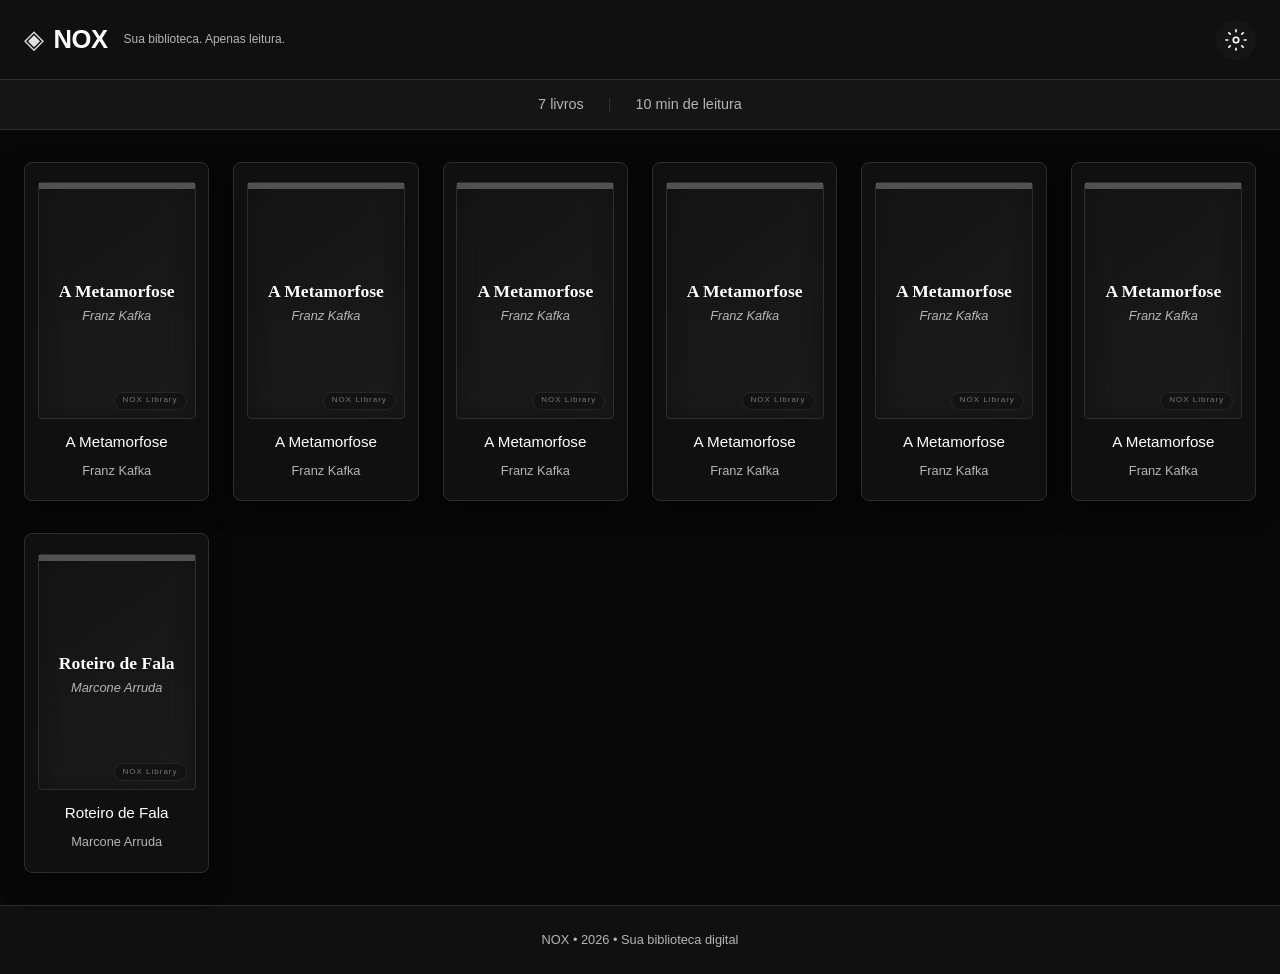
<file: index.html>
<!DOCTYPE html>
<html lang="pt-BR">
<head>
    <meta charset="UTF-8" />
    <meta name="viewport" content="width=device-width, initial-scale=1.0, maximum-scale=1.0, user-scalable=yes" />
    <title>NOX — Sua biblioteca. Apenas leitura.</title>
    <meta name="theme-color" content="#080808" />
    <meta name="apple-mobile-web-app-capable" content="yes" />
    <meta name="apple-mobile-web-app-status-bar-style" content="black-translucent" />
    <meta name="apple-mobile-web-app-title" content="NOX" />
    <link rel="manifest" href="manifest.json" />
    <link rel="icon" type="image/png" sizes="192x192" href="assets/icons/icon-192x192.png" />
    <link rel="icon" type="image/png" sizes="512x512" href="assets/icons/icon-512x512.png" />
    <link rel="apple-touch-icon" href="assets/icons/icon-192x192.png" />
    <link rel="stylesheet" href="css/style.css" />
    <link rel="stylesheet" href="css/dashboard.css" />
</head>
<body>
    <div id="app" class="app" role="main">
        <header class="dashboard-header" role="banner">
            <div class="header-brand">
                <span class="brand-icon">◈</span>
                <h1 class="brand-title">NOX</h1>
                <span class="brand-slogan">Sua biblioteca. Apenas leitura.</span>
            </div>
            <div class="header-actions">
                <button class="btn-settings" id="btnSettings" aria-label="Configurações" title="Configurações">
                    <svg width="22" height="22" viewBox="0 0 24 24" fill="none" stroke="currentColor" stroke-width="1.8" stroke-linecap="round" stroke-linejoin="round">
                        <circle cx="12" cy="12" r="3" />
                        <path d="M12 1v2M12 21v2M4.22 4.22l1.42 1.42M18.36 18.36l1.42 1.42M1 12h2M21 12h2M4.22 19.78l1.42-1.42M18.36 5.64l1.42-1.42" />
                    </svg>
                </button>
            </div>
        </header>
        <section class="stats-bar" aria-label="Estatísticas da biblioteca">
            <span class="stat-item" id="bookCount">0 <span class="stat-label">livros</span></span>
            <span class="stat-divider">|</span>
            <span class="stat-item" id="readingTime">0 <span class="stat-label">min de leitura</span></span>
        </section>
        <section class="library-grid" id="libraryGrid" aria-label="Catálogo de livros"></section>
        <div class="empty-state" id="emptyState" style="display:none;">
            <div class="empty-icon">📚</div>
            <h2>Nenhum livro encontrado</h2>
            <p>Adicione arquivos JSON na pasta <code>data/books/</code></p>
        </div>
        <footer class="dashboard-footer">
            <p>NOX &bull; <span id="footerYear"></span> &bull; Sua biblioteca digital</p>
        </footer>
    </div>
    <script src="js/books.js"></script>
    <script src="js/settings.js"></script>
    <script src="js/accessibility.js"></script>
    <script src="js/app.js"></script>
    <script>
        if ('serviceWorker' in navigator) {
            window.addEventListener('load', () => {
                navigator.serviceWorker.register('service-worker.js')
                    .then(reg => console.log('[NOX] Service Worker registrado.'))
                    .catch(err => console.warn('[NOX] SW falhou:', err));
            });
        }
    </script>
</body>
</html>
</file>
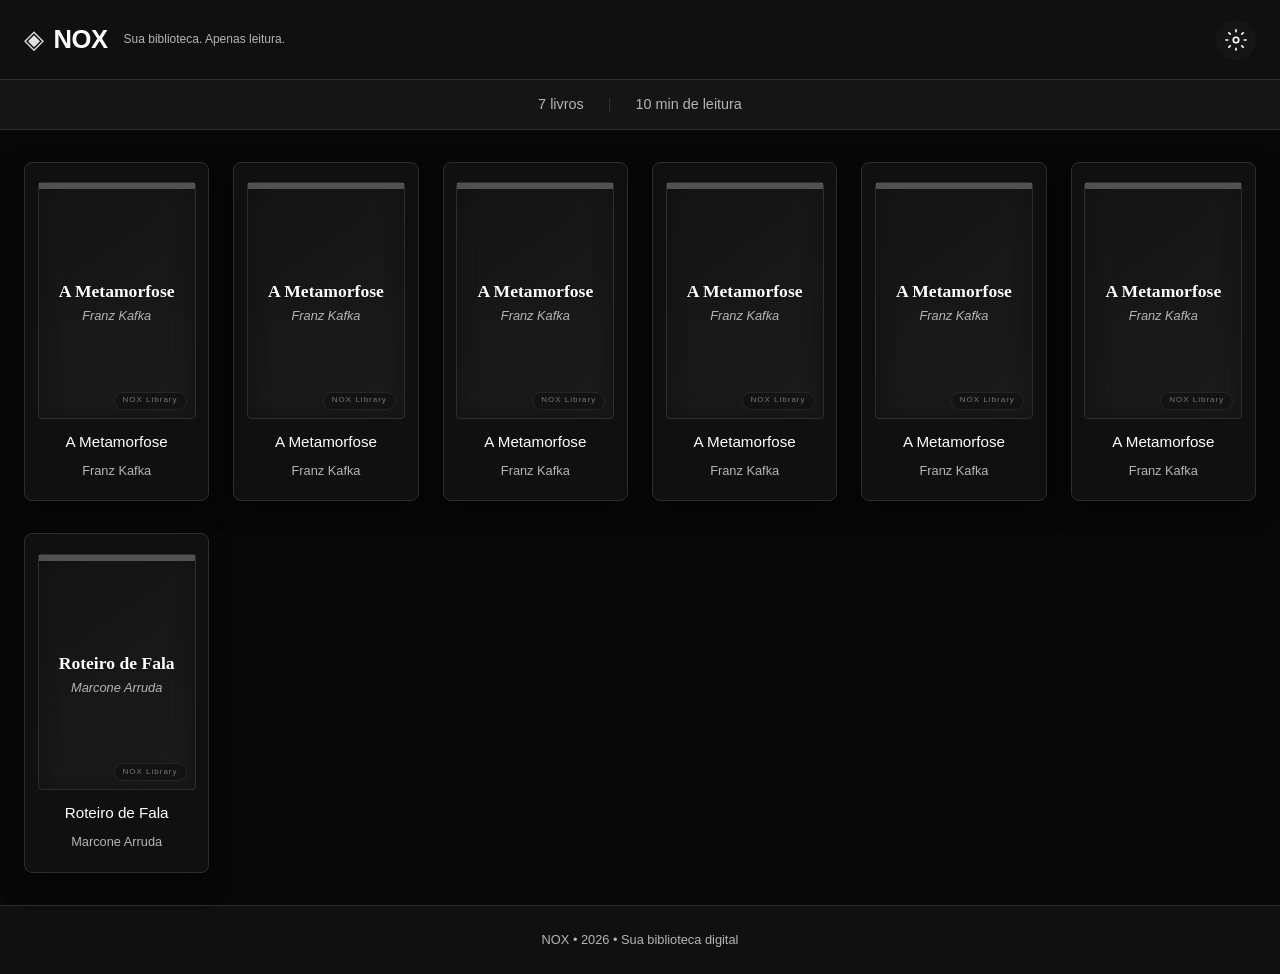
<file: reader.html>
<!DOCTYPE html>
<html lang="pt-BR">
<head>
    <meta charset="UTF-8" />
    <meta name="viewport" content="width=device-width, initial-scale=1.0, user-scalable=yes" />
    <title>NOX — Leitor</title>
    <link rel="manifest" href="manifest.json" />
    <link rel="icon" type="image/png" sizes="192x192" href="assets/icons/icon-192x192.png" />
    <link rel="stylesheet" href="css/style.css" />
    <link rel="stylesheet" href="css/reader.css" />
</head>
<body>
    <div id="readerApp" class="reader-app">
        <header class="reader-header" role="banner">
            <button class="btn-back" id="btnBack" aria-label="Voltar para biblioteca">←</button>
            <span class="reader-title" id="readerTitle">Título do Livro</span>
            <button class="btn-settings-quick" id="btnSettingsQuick" aria-label="Configurações rápidas">⚙</button>
        </header>
        <main class="reader-content" id="readerContent">
            <!-- O texto é injetado aqui -->
        </main>
    </div>
    <script src="js/books.js"></script>
    <script src="js/settings.js"></script>
    <script src="js/accessibility.js"></script>
    <script src="js/reader.js"></script>
</body>
</html>
</file>
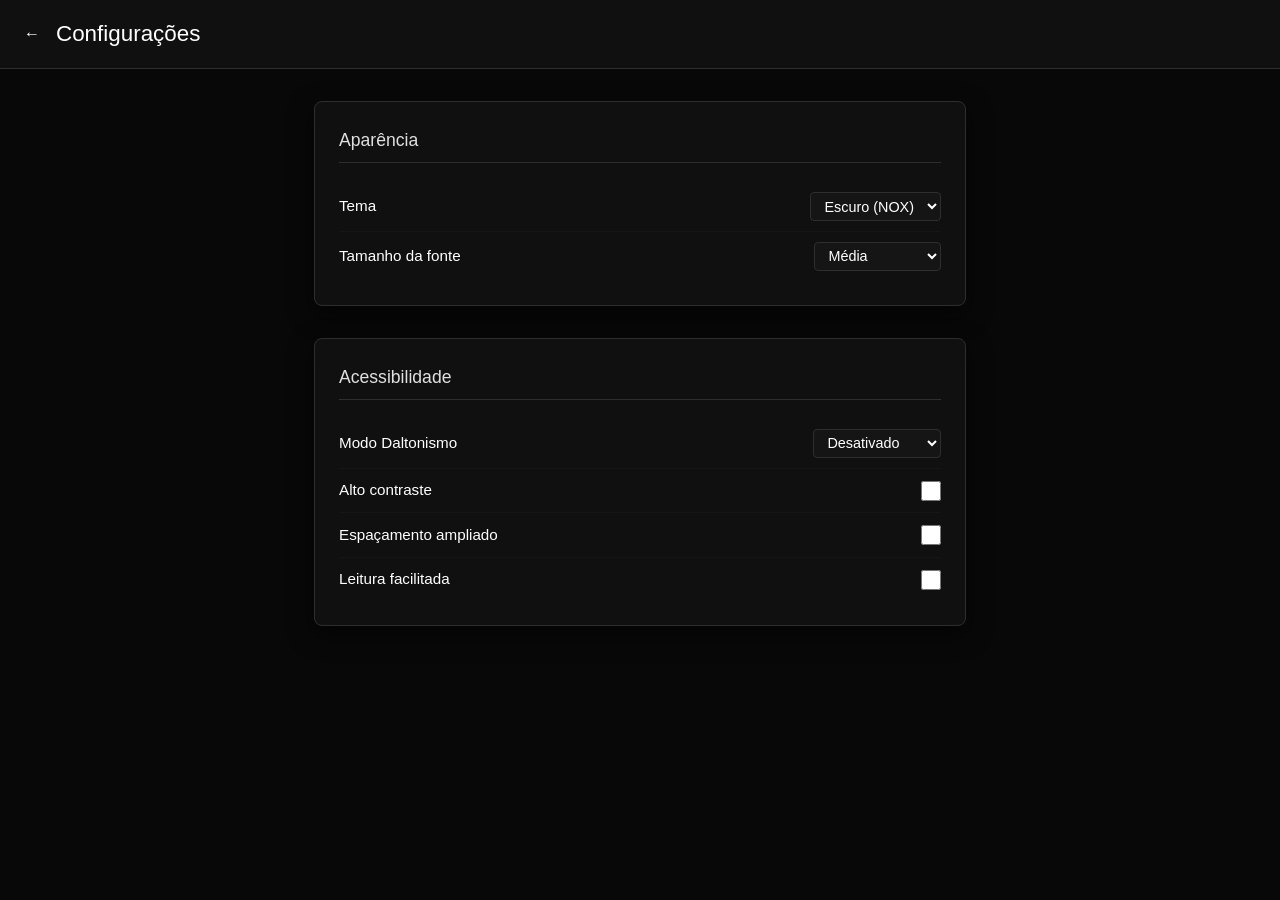
<file: settings.html>
<!DOCTYPE html>
<html lang="pt-BR">
<head>
    <meta charset="UTF-8" />
    <meta name="viewport" content="width=device-width, initial-scale=1.0, user-scalable=yes" />
    <title>NOX — Configurações</title>
    <link rel="manifest" href="manifest.json" />
    <link rel="icon" type="image/png" sizes="192x192" href="assets/icons/icon-192x192.png" />
    <link rel="stylesheet" href="css/style.css" />
    <link rel="stylesheet" href="css/settings.css" />
</head>
<body>
    <div id="settingsApp" class="settings-app">
        <header class="settings-header">
            <button class="btn-back" id="btnBackSettings" aria-label="Voltar">←</button>
            <h1>Configurações</h1>
        </header>
        <main class="settings-main">
            <!-- Aparência -->
            <section class="settings-group">
                <h2>Aparência</h2>
                <div class="setting-item">
                    <label for="themeSelect">Tema</label>
                    <select id="themeSelect">
                        <option value="dark">Escuro (NOX)</option>
                        <option value="light">Claro</option>
                    </select>
                </div>
                <div class="setting-item">
                    <label for="fontSizeSelect">Tamanho da fonte</label>
                    <select id="fontSizeSelect">
                        <option value="small">Pequena</option>
                        <option value="medium" selected>Média</option>
                        <option value="large">Grande</option>
                        <option value="xlarge">Extra Grande</option>
                    </select>
                </div>
            </section>

            <!-- Acessibilidade -->
            <section class="settings-group">
                <h2>Acessibilidade</h2>
                <div class="setting-item">
                    <label for="colorBlindSelect">Modo Daltonismo</label>
                    <select id="colorBlindSelect">
                        <option value="none">Desativado</option>
                        <option value="protanopia">Protanopia</option>
                        <option value="deuteranopia">Deuteranopia</option>
                        <option value="tritanopia">Tritanopia</option>
                    </select>
                </div>
                <div class="setting-item">
                    <label for="highContrast">Alto contraste</label>
                    <input type="checkbox" id="highContrast" />
                </div>
                <div class="setting-item">
                    <label for="widerSpacing">Espaçamento ampliado</label>
                    <input type="checkbox" id="widerSpacing" />
                </div>
                <div class="setting-item">
                    <label for="easyReading">Leitura facilitada</label>
                    <input type="checkbox" id="easyReading" />
                </div>
            </section>
        </main>
    </div>
    <script src="js/settings.js"></script>
    <script src="js/accessibility.js"></script>
</body>
</html>
</file>
<file: css/style.css>
/* ===== RESET & BASE ===== */
* {
    margin: 0;
    padding: 0;
    box-sizing: border-box;
}
:root {
    --bg: #080808;
    --surface: #101010;
    --surface2: #151515;
    --surface3: #1a1a1a;
    --border: #2e2e2e;
    --text: #ffffff;
    --text-secondary: #b5b5b5;
    --detail: #e0e0e0;
    --font-base: 'Georgia', 'Times New Roman', serif;
    --font-ui: -apple-system, BlinkMacSystemFont, 'Segoe UI', Roboto, sans-serif;
    --radius: 8px;
    --shadow: 0 8px 24px rgba(0,0,0,0.6);
    --transition: 0.25s ease;
}
body {
    background-color: var(--bg);
    color: var(--text);
    font-family: var(--font-ui);
    line-height: 1.6;
    -webkit-font-smoothing: antialiased;
    -moz-osx-font-smoothing: grayscale;
    transition: background 0.3s, color 0.3s;
}
a, button {
    color: inherit;
    text-decoration: none;
    cursor: pointer;
}
button {
    background: none;
    border: none;
    font: inherit;
    outline: none;
}
img, svg {
    display: block;
    max-width: 100%;
}
code {
    background: var(--surface3);
    padding: 0.2em 0.4em;
    border-radius: 4px;
    font-size: 0.9em;
}

/* ===== TEMAS ===== */
body.light {
    --bg: #f7f7f7;
    --surface: #ffffff;
    --surface2: #f0f0f0;
    --surface3: #e8e8e8;
    --border: #cccccc;
    --text: #1a1a1a;
    --text-secondary: #666666;
    --detail: #333333;
    --shadow: 0 8px 24px rgba(0,0,0,0.1);
}
/* Ajustes de contraste e daltonismo são aplicados via JS */

/* ===== SCROLL ===== */
::-webkit-scrollbar {
    width: 6px;
    height: 6px;
}
::-webkit-scrollbar-track {
    background: var(--surface2);
}
::-webkit-scrollbar-thumb {
    background: var(--border);
    border-radius: 3px;
}

/* ===== UTILITÁRIOS ===== */
.fade-in {
    animation: fadeIn 0.3s ease forwards;
}
@keyframes fadeIn {
    from { opacity: 0; transform: translateY(6px); }
    to { opacity: 1; transform: translateY(0); }
}
</file>
<file: css/dashboard.css>
/* ===== DASHBOARD ===== */
.dashboard-header {
    display: flex;
    justify-content: space-between;
    align-items: center;
    padding: 1.2rem 1.5rem;
    background: var(--surface);
    border-bottom: 1px solid var(--border);
    position: sticky;
    top: 0;
    z-index: 10;
    backdrop-filter: blur(4px);
}
.header-brand {
    display: flex;
    align-items: center;
    gap: 0.6rem;
}
.brand-icon {
    font-size: 1.6rem;
    color: var(--detail);
}
.brand-title {
    font-size: 1.6rem;
    font-weight: 600;
    letter-spacing: -0.5px;
    font-family: var(--font-ui);
}
.brand-slogan {
    font-size: 0.75rem;
    color: var(--text-secondary);
    margin-left: 0.4rem;
    font-weight: 300;
}
.btn-settings {
    padding: 0.4rem;
    border-radius: 50%;
    background: var(--surface2);
    transition: background var(--transition), transform 0.2s;
    display: flex;
    align-items: center;
    justify-content: center;
    width: 40px;
    height: 40px;
}
.btn-settings:hover {
    background: var(--border);
    transform: rotate(60deg);
}

.stats-bar {
    display: flex;
    justify-content: center;
    align-items: center;
    gap: 1.5rem;
    padding: 0.8rem 1.5rem;
    background: var(--surface2);
    border-bottom: 1px solid var(--border);
    font-size: 0.9rem;
    color: var(--text-secondary);
}
.stat-item .stat-label {
    font-weight: 300;
}
.stat-divider {
    color: var(--border);
}

.library-grid {
    display: grid;
    grid-template-columns: repeat(auto-fill, minmax(160px, 1fr));
    gap: 2rem 1.5rem;
    padding: 2rem 1.5rem;
    max-width: 1400px;
    margin: 0 auto;
}
.book-card {
    background: var(--surface);
    border-radius: var(--radius);
    box-shadow: var(--shadow);
    padding: 1.2rem 0.8rem;
    text-align: center;
    cursor: pointer;
    transition: transform 0.25s ease, box-shadow 0.3s ease, background 0.2s;
    border: 1px solid var(--border);
    position: relative;
    overflow: hidden;
    display: flex;
    flex-direction: column;
    align-items: center;
    gap: 0.4rem;
}
.book-card:hover {
    transform: translateY(-6px) scale(1.01);
    box-shadow: 0 12px 32px rgba(0,0,0,0.7);
    background: var(--surface3);
}
.book-card:active {
    transform: scale(0.97);
}
.book-cover {
    width: 100%;
    aspect-ratio: 2/3;
    background: linear-gradient(145deg, var(--surface2), var(--surface3));
    border-radius: 4px;
    display: flex;
    flex-direction: column;
    justify-content: center;
    align-items: center;
    padding: 0.8rem;
    border: 1px solid var(--border);
    box-shadow: inset 0 0 20px rgba(0,0,0,0.3);
    position: relative;
}
.book-cover .cover-stripe {
    position: absolute;
    top: 0;
    left: 0;
    right: 0;
    height: 6px;
    background: var(--detail);
    opacity: 0.3;
}
.book-cover .cover-title {
    font-size: 1.1rem;
    font-weight: 600;
    font-family: var(--font-base);
    line-height: 1.3;
    color: var(--text);
    margin: 0.4rem 0 0.2rem;
    text-shadow: 0 1px 2px rgba(0,0,0,0.3);
}
.book-cover .cover-author {
    font-size: 0.8rem;
    color: var(--text-secondary);
    font-style: italic;
}
.book-cover .cover-badge {
    position: absolute;
    bottom: 8px;
    right: 8px;
    font-size: 0.5rem;
    letter-spacing: 1px;
    color: var(--text-secondary);
    opacity: 0.6;
    background: var(--surface);
    padding: 0.1rem 0.5rem;
    border-radius: 12px;
    border: 1px solid var(--border);
}
.book-card .book-title {
    font-weight: 500;
    font-size: 0.95rem;
    margin-top: 0.3rem;
}
.book-card .book-author {
    font-size: 0.8rem;
    color: var(--text-secondary);
}

.empty-state {
    text-align: center;
    padding: 4rem 2rem;
    color: var(--text-secondary);
}
.empty-state .empty-icon {
    font-size: 3rem;
    margin-bottom: 1rem;
}
.empty-state h2 {
    font-weight: 400;
    margin-bottom: 0.5rem;
}
.dashboard-footer {
    text-align: center;
    padding: 1.5rem;
    font-size: 0.8rem;
    color: var(--text-secondary);
    border-top: 1px solid var(--border);
    background: var(--surface);
}
@media (max-width: 600px) {
    .library-grid { grid-template-columns: repeat(auto-fill, minmax(130px, 1fr)); gap: 1rem; }
    .brand-slogan { display: none; }
    .stats-bar { font-size: 0.8rem; gap: 0.8rem; }
}
</file>
<file: css/reader.css>
.reader-app {
    display: flex;
    flex-direction: column;
    height: 100vh;
    background: var(--bg);
}
.reader-header {
    display: flex;
    align-items: center;
    justify-content: space-between;
    padding: 0.8rem 1rem;
    background: var(--surface);
    border-bottom: 1px solid var(--border);
    flex-shrink: 0;
}
.btn-back {
    font-size: 1.6rem;
    padding: 0.2rem 0.6rem;
    border-radius: var(--radius);
    transition: background 0.2s;
}
.btn-back:hover { background: var(--surface2); }
.reader-title {
    font-weight: 500;
    font-size: 1.1rem;
    text-align: center;
    flex: 1;
    padding: 0 0.5rem;
    white-space: nowrap;
    overflow: hidden;
    text-overflow: ellipsis;
}
.btn-settings-quick {
    font-size: 1.3rem;
    padding: 0.2rem 0.6rem;
    border-radius: var(--radius);
    transition: background 0.2s;
}
.btn-settings-quick:hover { background: var(--surface2); }

.reader-content {
    flex: 1;
    overflow-y: auto;
    padding: 2rem 1.5rem 4rem;
    max-width: 820px;
    margin: 0 auto;
    width: 100%;
    font-family: var(--font-base);
    font-size: 1.1rem;
    line-height: 1.8;
    color: var(--text);
    background: var(--bg);
    transition: background 0.3s, color 0.3s;
}
.reader-content p {
    margin-bottom: 1.2rem;
    text-indent: 1.8em;
}
.reader-content h1, .reader-content h2, .reader-content h3 {
    font-weight: 500;
    margin: 1.5rem 0 0.8rem;
    text-indent: 0;
}
/* Ajustes de fonte */
body.font-small .reader-content { font-size: 0.9rem; line-height: 1.7; }
body.font-medium .reader-content { font-size: 1.1rem; line-height: 1.8; }
body.font-large .reader-content { font-size: 1.3rem; line-height: 2; }
body.font-xlarge .reader-content { font-size: 1.6rem; line-height: 2.2; }

/* Espaçamento ampliado */
body.wider-spacing .reader-content {
    letter-spacing: 0.06em;
    word-spacing: 0.1em;
}
body.wider-spacing .reader-content p {
    margin-bottom: 1.8rem;
}
/* Leitura facilitada */
body.easy-reading .reader-content {
    max-width: 700px;
    line-height: 2.2;
}
body.easy-reading .reader-content p {
    margin-bottom: 1.6rem;
    text-indent: 2.5em;
}
body.high-contrast .reader-content {
    color: #ffffff !important;
    background: #000000 !important;
}
body.high-contrast .reader-content p {
    text-shadow: 0 0 2px rgba(255,255,255,0.1);
}
</file>
<file: css/settings.css>
.settings-app {
    background: var(--bg);
    min-height: 100vh;
    color: var(--text);
}
.settings-header {
    display: flex;
    align-items: center;
    gap: 1rem;
    padding: 1rem 1.5rem;
    background: var(--surface);
    border-bottom: 1px solid var(--border);
    position: sticky;
    top: 0;
    z-index: 5;
}
.settings-header h1 {
    font-size: 1.4rem;
    font-weight: 500;
}
.settings-main {
    max-width: 700px;
    margin: 0 auto;
    padding: 2rem 1.5rem;
}
.settings-group {
    background: var(--surface);
    border-radius: var(--radius);
    padding: 1.5rem;
    margin-bottom: 2rem;
    border: 1px solid var(--border);
    box-shadow: var(--shadow);
}
.settings-group h2 {
    font-size: 1.1rem;
    font-weight: 500;
    margin-bottom: 1.2rem;
    color: var(--detail);
    border-bottom: 1px solid var(--border);
    padding-bottom: 0.5rem;
}
.setting-item {
    display: flex;
    justify-content: space-between;
    align-items: center;
    padding: 0.6rem 0;
    border-bottom: 1px solid var(--surface2);
}
.setting-item:last-child { border-bottom: none; }
.setting-item label {
    font-size: 0.95rem;
}
.setting-item select, 
.setting-item input[type="checkbox"] {
    background: var(--surface2);
    color: var(--text);
    border: 1px solid var(--border);
    border-radius: 4px;
    padding: 0.3rem 0.6rem;
    font-size: 0.9rem;
}
.setting-item input[type="checkbox"] {
    width: 20px;
    height: 20px;
    accent-color: var(--detail);
}
</file>
